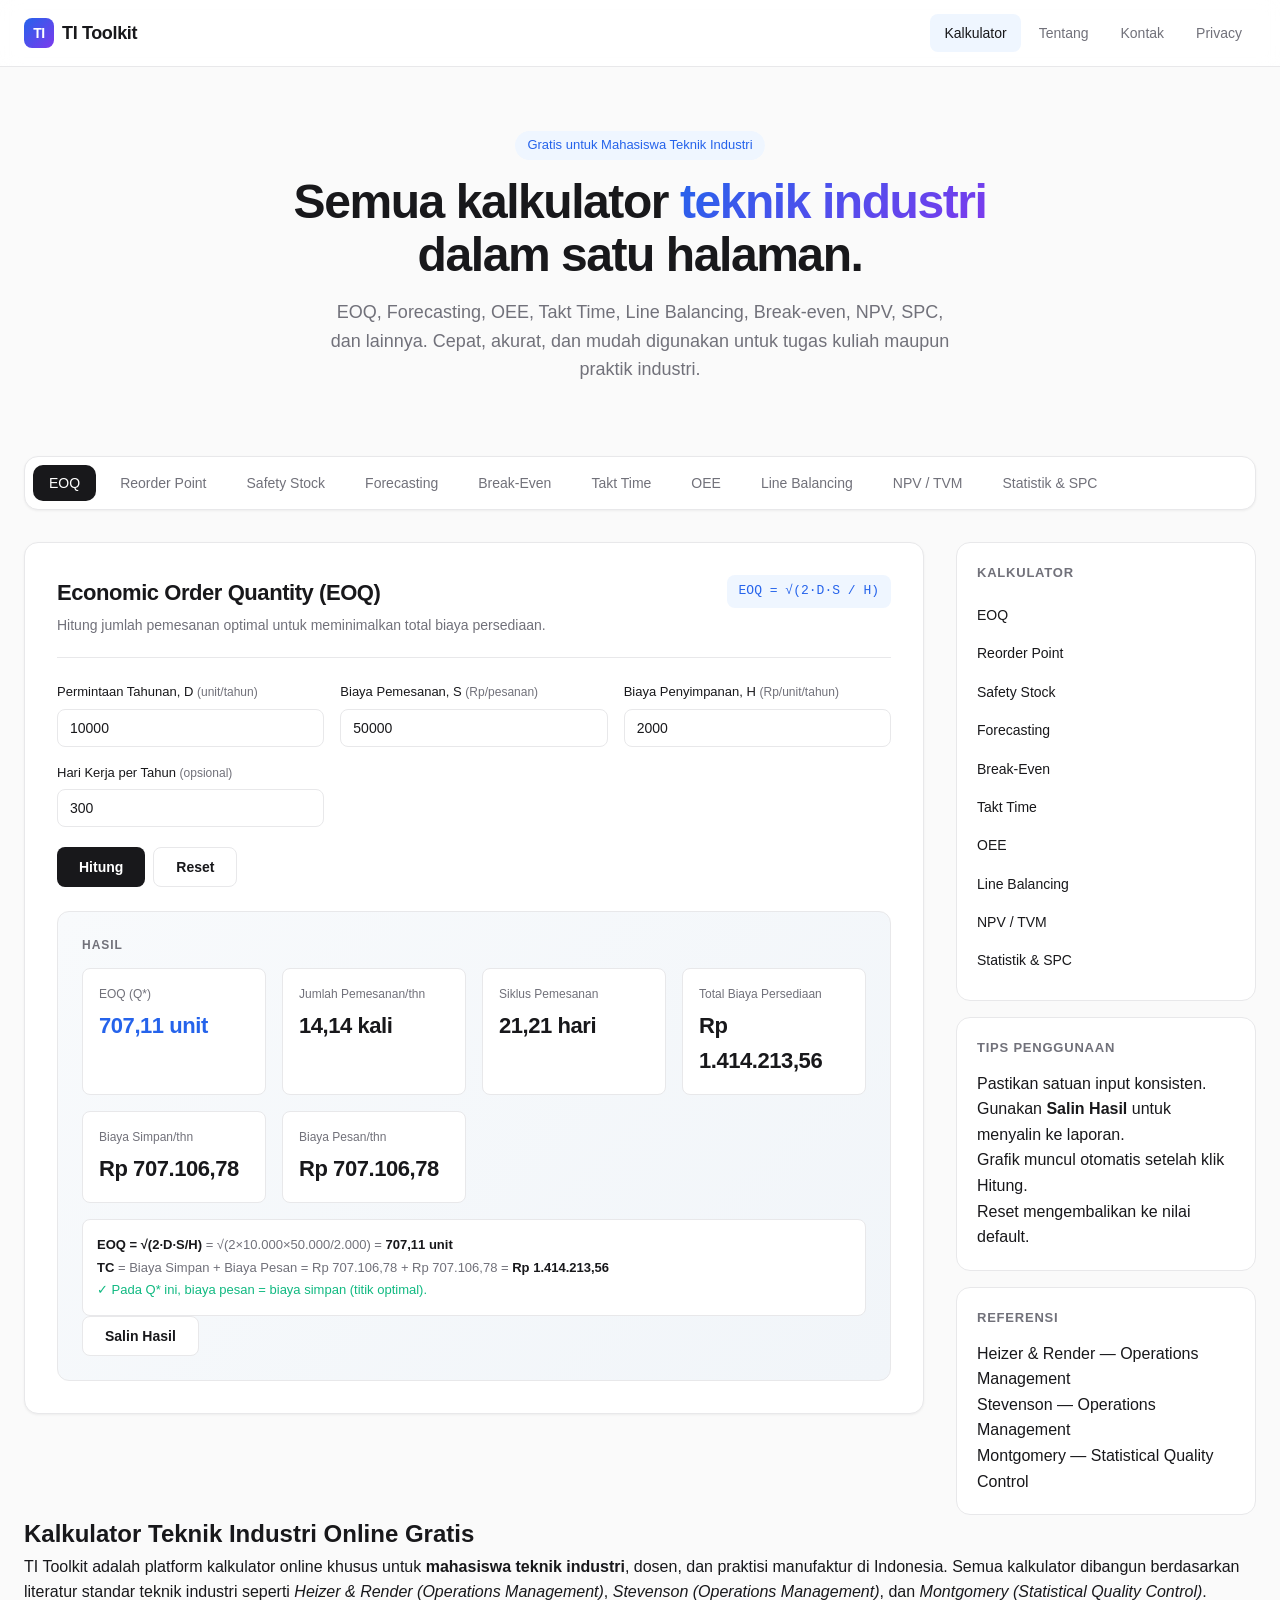
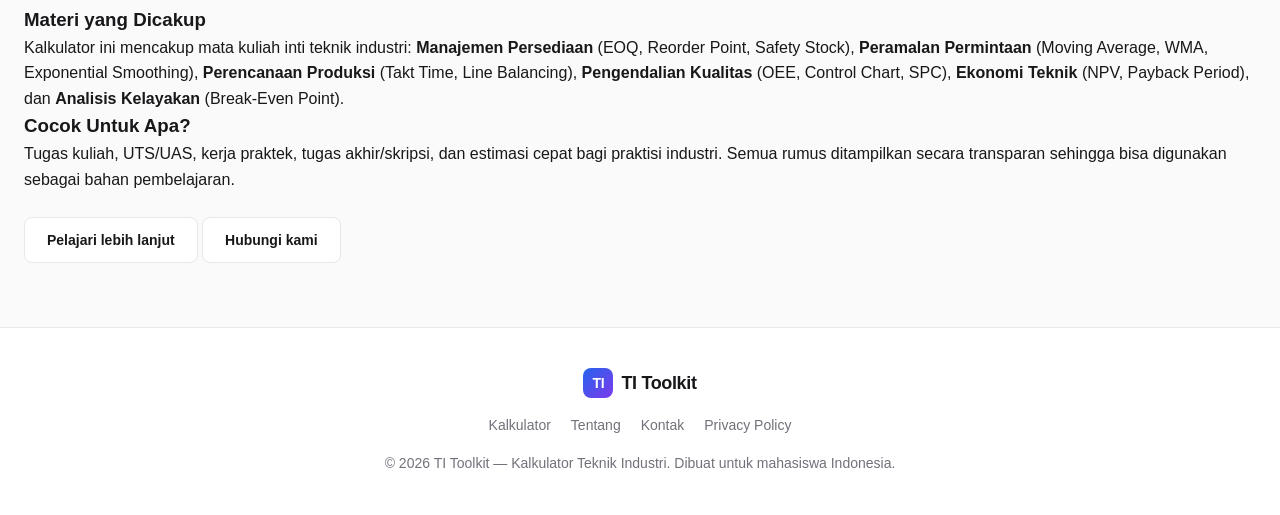
<file: index.html>
<!DOCTYPE html>
<html lang="id">
<head>
<meta charset="UTF-8" />
<meta name="viewport" content="width=device-width, initial-scale=1.0" />

<!-- Primary SEO -->
<title>TI Toolkit – Kalkulator Teknik Industri Gratis</title>
<meta name="description" content="Kalkulator teknik industri gratis: EOQ, Forecasting, OEE, Line Balancing, NPV, SPC, dan lebih banyak. Lengkap rumus & contoh untuk mahasiswa Indonesia." />
<meta name="keywords" content="kalkulator teknik industri, kalkulator EOQ, economic order quantity, reorder point, safety stock, forecasting, moving average, exponential smoothing, OEE, overall equipment effectiveness, takt time, line balancing, break even point, NPV, control chart, mahasiswa teknik industri, tugas teknik industri, rumus teknik industri" />
<meta name="author" content="TI Toolkit" />
<meta name="robots" content="index, follow" />
<meta name="google-site-verification" content="nTYdQuRkVQNpVbQ9QBcK-MV5zFPKlMxqwSRmwWCIoiI" />
<link rel="canonical" href="https://khalid200704.github.io/" />

<!-- Open Graph / Facebook -->
<meta property="og:type" content="website" />
<meta property="og:url" content="https://khalid200704.github.io/" />
<meta property="og:title" content="TI Toolkit – Kalkulator Teknik Industri Online Gratis" />
<meta property="og:description" content="Kumpulan kalkulator online gratis: EOQ, OEE, Takt Time, Line Balancing, Forecasting, Break-Even, NPV, dan lainnya untuk mahasiswa teknik industri Indonesia." />
<meta property="og:image" content="https://khalid200704.github.io/og-image.png" />
<meta property="og:locale" content="id_ID" />
<meta property="og:site_name" content="TI Toolkit" />

<!-- Twitter Card -->
<meta name="twitter:card" content="summary_large_image" />
<meta name="twitter:title" content="TI Toolkit – Kalkulator Teknik Industri" />
<meta name="twitter:description" content="Kalkulator online gratis: EOQ, OEE, Takt Time, Forecasting, NPV, dan banyak lagi untuk mahasiswa teknik industri." />
<meta name="twitter:image" content="https://khalid200704.github.io/og-image.png" />

<!-- Favicon -->
<link rel="icon" type="image/svg+xml" href="data:image/svg+xml,%3Csvg xmlns='http://www.w3.org/2000/svg' viewBox='0 0 32 32'%3E%3Crect width='32' height='32' rx='7' fill='%232563eb'/%3E%3Ctext x='16' y='22' font-family='Arial,sans-serif' font-size='15' font-weight='800' fill='white' text-anchor='middle'%3ETI%3C/text%3E%3C/svg%3E" />

<!-- Shared stylesheet -->
<link rel="stylesheet" href="styles.css" />

<!-- Preconnect for AdSense -->
<link rel="preconnect" href="https://pagead2.googlesyndication.com" crossorigin />

<!-- Google AdSense -->
<script async src="https://pagead2.googlesyndication.com/pagead/js/adsbygoogle.js?client=ca-pub-8688855167346136" crossorigin="anonymous"></script>

<!-- Structured Data: WebApplication -->
<script type="application/ld+json">
{
  "@context": "https://schema.org",
  "@type": "WebApplication",
  "name": "TI Toolkit",
  "alternateName": "Kalkulator Teknik Industri",
  "url": "https://khalid200704.github.io/",
  "description": "Kumpulan kalkulator online gratis untuk mahasiswa teknik industri: EOQ, Reorder Point, Safety Stock, Forecasting, OEE, Takt Time, Line Balancing, Break-Even, NPV, dan Control Chart.",
  "applicationCategory": "EducationalApplication",
  "operatingSystem": "Any (web browser)",
  "inLanguage": "id-ID",
  "isAccessibleForFree": true,
  "offers": {
    "@type": "Offer",
    "price": "0",
    "priceCurrency": "IDR"
  },
  "audience": {
    "@type": "EducationalAudience",
    "educationalRole": "student"
  },
  "featureList": [
    "Kalkulator EOQ (Economic Order Quantity)",
    "Reorder Point & Safety Stock",
    "Forecasting (Moving Average, WMA, Exponential Smoothing)",
    "Break-Even Point Analysis",
    "Takt Time Calculator",
    "OEE (Overall Equipment Effectiveness)",
    "Line Balancing",
    "NPV & Engineering Economics",
    "Statistical Process Control"
  ]
}
</script>

<!-- Structured Data: Organization -->
<script type="application/ld+json">
{
  "@context": "https://schema.org",
  "@type": "Organization",
  "name": "TI Toolkit",
  "url": "https://khalid200704.github.io/",
  "logo": "https://khalid200704.github.io/og-image.svg",
  "sameAs": []
}
</script>

<!-- Structured Data: BreadcrumbList -->
<script type="application/ld+json">
{
  "@context": "https://schema.org",
  "@type": "BreadcrumbList",
  "itemListElement": [
    { "@type": "ListItem", "position": 1, "name": "Beranda", "item": "https://khalid200704.github.io/" }
  ]
}
</script>

</head>
<body>

<header>
  <nav class="nav" aria-label="Navigasi utama">
    <a href="index.html" class="logo" aria-label="TI Toolkit - Beranda">
      <span class="logo-mark">TI</span>
      <span>TI Toolkit</span>
    </a>
    <div class="nav-links">
      <a href="index.html" class="active">Kalkulator</a>
      <a href="about.html">Tentang</a>
      <a href="contact.html">Kontak</a>
      <a href="privacy.html">Privacy</a>
    </div>
  </nav>
</header>

<section class="hero">
  <span class="badge">Gratis untuk Mahasiswa Teknik Industri</span>
  <h1>Semua kalkulator <span>teknik industri</span><br>dalam satu halaman.</h1>
  <p>EOQ, Forecasting, OEE, Takt Time, Line Balancing, Break-even, NPV, SPC, dan lainnya. Cepat, akurat, dan mudah digunakan untuk tugas kuliah maupun praktik industri.</p>
</section>

<main class="container">

  <!-- AdSense Top Banner -->
  <!-- Ganti komentar ini dengan kode ins dari AdSense dashboard Anda -->
  <!-- <ins class="adsbygoogle" style="display:block" data-ad-client="ca-pub-8688855167346136" data-ad-slot="XXXXXXXXXX" data-ad-format="auto" data-full-width-responsive="true"></ins><script>(adsbygoogle = window.adsbygoogle || []).push({});</script> -->

  <div id="calculators">
    <nav class="calc-nav" id="calcNav" aria-label="Pilih kalkulator">
      <button data-target="eoq" class="active">EOQ</button>
      <button data-target="rop">Reorder Point</button>
      <button data-target="safety">Safety Stock</button>
      <button data-target="forecast">Forecasting</button>
      <button data-target="bep">Break-Even</button>
      <button data-target="takt">Takt Time</button>
      <button data-target="oee">OEE</button>
      <button data-target="linebal">Line Balancing</button>
      <button data-target="npv">NPV / TVM</button>
      <button data-target="stats">Statistik &amp; SPC</button>
    </nav>

    <div class="layout">
      <div>

        <!-- ============ EOQ ============ -->
        <section class="calc active" id="calc-eoq">
          <div class="calc-header">
            <div>
              <h2>Economic Order Quantity (EOQ)</h2>
              <p>Hitung jumlah pemesanan optimal untuk meminimalkan total biaya persediaan.</p>
            </div>
            <span class="formula">EOQ = √(2·D·S / H)</span>
          </div>
          <div class="form-grid">
            <div class="field">
              <label>Permintaan Tahunan, D <span class="unit">(unit/tahun)</span></label>
              <input type="number" id="eoq-d" value="10000" step="any" min="0">
            </div>
            <div class="field">
              <label>Biaya Pemesanan, S <span class="unit">(Rp/pesanan)</span></label>
              <input type="number" id="eoq-s" value="50000" step="any" min="0">
            </div>
            <div class="field">
              <label>Biaya Penyimpanan, H <span class="unit">(Rp/unit/tahun)</span></label>
              <input type="number" id="eoq-h" value="2000" step="any" min="0">
            </div>
            <div class="field">
              <label>Hari Kerja per Tahun <span class="unit">(opsional)</span></label>
              <input type="number" id="eoq-days" value="300" step="any" min="1">
            </div>
          </div>
          <div class="button-row">
            <button class="btn" onclick="calcEOQ()">Hitung</button>
            <button class="btn btn-secondary" onclick="resetCalc('eoq')">Reset</button>
          </div>
          <div class="results hidden" id="eoq-result">
            <h3>Hasil</h3>
            <div class="result-grid" id="eoq-result-grid"></div>
            <div class="result-detail" id="eoq-detail"></div>
            <div class="copy-row">
              <button class="btn btn-secondary btn-sm" id="copy-btn-eoq" onclick="copyResults('eoq')">Salin Hasil</button>
            </div>
          </div>
        </section>

        <!-- ============ ROP ============ -->
        <section class="calc" id="calc-rop">
          <div class="calc-header">
            <div>
              <h2>Reorder Point (ROP)</h2>
              <p>Menentukan titik pemesanan ulang berdasarkan permintaan selama lead time.</p>
            </div>
            <span class="formula">ROP = d·L + SS</span>
          </div>
          <div class="form-grid">
            <div class="field">
              <label>Permintaan Harian, d <span class="unit">(unit/hari)</span></label>
              <input type="number" id="rop-d" value="50" step="any" min="0">
            </div>
            <div class="field">
              <label>Lead Time, L <span class="unit">(hari)</span></label>
              <input type="number" id="rop-l" value="7" step="any" min="0">
            </div>
            <div class="field">
              <label>Safety Stock <span class="unit">(unit, opsional)</span></label>
              <input type="number" id="rop-ss" value="0" step="any" min="0">
            </div>
          </div>
          <div class="button-row">
            <button class="btn" onclick="calcROP()">Hitung</button>
            <button class="btn btn-secondary" onclick="resetCalc('rop')">Reset</button>
          </div>
          <div class="results hidden" id="rop-result">
            <h3>Hasil</h3>
            <div class="result-grid" id="rop-result-grid"></div>
            <div class="result-detail" id="rop-detail"></div>
            <div class="copy-row">
              <button class="btn btn-secondary btn-sm" id="copy-btn-rop" onclick="copyResults('rop')">Salin Hasil</button>
            </div>
          </div>
        </section>

        <!-- ============ Safety Stock ============ -->
        <section class="calc" id="calc-safety">
          <div class="calc-header">
            <div>
              <h2>Safety Stock</h2>
              <p>Hitung stok pengaman berdasarkan service level dan variabilitas permintaan.</p>
            </div>
            <span class="formula">SS = Z · σd · √L</span>
          </div>
          <div class="form-grid">
            <div class="field">
              <label>Service Level <span class="unit">(%)</span></label>
              <select id="ss-service">
                <option value="1.28">90%</option>
                <option value="1.645">95%</option>
                <option value="1.96">97.5%</option>
                <option value="2.05" selected>98%</option>
                <option value="2.33">99%</option>
                <option value="2.58">99.5%</option>
              </select>
            </div>
            <div class="field">
              <label>Standar Deviasi Permintaan, σd <span class="unit">(unit/hari)</span></label>
              <input type="number" id="ss-sigma" value="10" step="any" min="0">
            </div>
            <div class="field">
              <label>Lead Time, L <span class="unit">(hari)</span></label>
              <input type="number" id="ss-l" value="7" step="any" min="0">
            </div>
          </div>
          <div class="button-row">
            <button class="btn" onclick="calcSS()">Hitung</button>
            <button class="btn btn-secondary" onclick="resetCalc('ss')">Reset</button>
          </div>
          <div class="results hidden" id="ss-result">
            <h3>Hasil</h3>
            <div class="result-grid" id="ss-result-grid"></div>
            <div class="result-detail" id="ss-detail"></div>
            <div class="copy-row">
              <button class="btn btn-secondary btn-sm" id="copy-btn-ss" onclick="copyResults('ss')">Salin Hasil</button>
            </div>
          </div>
        </section>

        <!-- ============ Forecasting ============ -->
        <section class="calc" id="calc-forecast">
          <div class="calc-header">
            <div>
              <h2>Forecasting (Peramalan)</h2>
              <p>Moving Average, Weighted MA, dan Exponential Smoothing dengan error MAD/MSE/MAPE.</p>
            </div>
            <span class="formula">MA · WMA · ES</span>
          </div>
          <div class="form-grid">
            <div class="field">
              <label>Metode</label>
              <select id="fc-method">
                <option value="ma">Moving Average (MA)</option>
                <option value="wma">Weighted Moving Average (WMA)</option>
                <option value="es">Exponential Smoothing (ES)</option>
              </select>
            </div>
            <div class="field">
              <label>Parameter <span class="unit">(n untuk MA/WMA · α untuk ES)</span></label>
              <input type="text" id="fc-param" value="3">
              <small>MA/WMA: jumlah periode (n). ES: konstanta pemulusan α (0–1).</small>
            </div>
            <div class="field">
              <label>Bobot WMA <span class="unit">(pisah koma, terbaru dahulu, total = 1)</span></label>
              <input type="text" id="fc-weights" value="0.5, 0.3, 0.2">
              <small>Hanya digunakan jika metode = WMA.</small>
            </div>
          </div>
          <div class="field">
            <label>Data Aktual <span class="unit">(pisah koma atau baris baru)</span></label>
            <textarea id="fc-data" rows="3">42, 45, 48, 50, 55, 60, 58, 62, 65, 70</textarea>
          </div>
          <div class="button-row">
            <button class="btn" onclick="calcForecast()">Hitung</button>
            <button class="btn btn-secondary" onclick="resetCalc('fc')">Reset</button>
          </div>
          <div class="results hidden" id="fc-result">
            <h3>Hasil Forecasting</h3>
            <div class="result-grid" id="fc-result-grid"></div>
            <div id="fc-table" style="margin-top:16px;"></div>
            <div class="chart-wrapper">
              <canvas id="fc-chart"></canvas>
            </div>
            <div class="copy-row">
              <button class="btn btn-secondary btn-sm" id="copy-btn-fc" onclick="copyResults('fc')">Salin Hasil</button>
            </div>
          </div>
        </section>

        <!-- ============ BEP ============ -->
        <section class="calc" id="calc-bep">
          <div class="calc-header">
            <div>
              <h2>Break-Even Point (BEP)</h2>
              <p>Titik impas dalam unit dan rupiah untuk analisis kelayakan produksi.</p>
            </div>
            <span class="formula">BEP = FC / (P − VC)</span>
          </div>
          <div class="form-grid">
            <div class="field">
              <label>Biaya Tetap, FC <span class="unit">(Rp)</span></label>
              <input type="number" id="bep-fc" value="50000000" step="any" min="0">
            </div>
            <div class="field">
              <label>Harga Jual, P <span class="unit">(Rp/unit)</span></label>
              <input type="number" id="bep-p" value="15000" step="any" min="0">
            </div>
            <div class="field">
              <label>Biaya Variabel, VC <span class="unit">(Rp/unit)</span></label>
              <input type="number" id="bep-vc" value="8000" step="any" min="0">
            </div>
            <div class="field">
              <label>Target Laba <span class="unit">(Rp, opsional)</span></label>
              <input type="number" id="bep-profit" value="0" step="any" min="0">
            </div>
          </div>
          <div class="button-row">
            <button class="btn" onclick="calcBEP()">Hitung</button>
            <button class="btn btn-secondary" onclick="resetCalc('bep')">Reset</button>
          </div>
          <div class="results hidden" id="bep-result">
            <h3>Hasil</h3>
            <div class="result-grid" id="bep-result-grid"></div>
            <div class="result-detail" id="bep-detail"></div>
            <div class="chart-wrapper">
              <canvas id="bep-chart"></canvas>
            </div>
            <div class="copy-row">
              <button class="btn btn-secondary btn-sm" id="copy-btn-bep" onclick="copyResults('bep')">Salin Hasil</button>
            </div>
          </div>
        </section>

        <!-- AdSense Inline -->
        <!-- <ins class="adsbygoogle" style="display:block;text-align:center" data-ad-client="ca-pub-8688855167346136" data-ad-slot="XXXXXXXXXX" data-ad-format="fluid" data-ad-layout="in-article"></ins><script>(adsbygoogle = window.adsbygoogle || []).push({});</script> -->

        <!-- ============ Takt Time ============ -->
        <section class="calc" id="calc-takt">
          <div class="calc-header">
            <div>
              <h2>Takt Time</h2>
              <p>Hitung kecepatan produksi yang dibutuhkan untuk memenuhi permintaan pelanggan.</p>
            </div>
            <span class="formula">Takt = T_avail / D</span>
          </div>
          <div class="form-grid">
            <div class="field">
              <label>Waktu Produksi Tersedia <span class="unit">(menit/hari)</span></label>
              <input type="number" id="takt-time" value="480" step="any" min="0">
              <small>Contoh: 1 shift 8 jam = 480 menit. Kurangi break time jika perlu.</small>
            </div>
            <div class="field">
              <label>Permintaan Pelanggan <span class="unit">(unit/hari)</span></label>
              <input type="number" id="takt-demand" value="240" step="any" min="1">
            </div>
            <div class="field">
              <label>Cycle Time Aktual <span class="unit">(menit/unit, opsional)</span></label>
              <input type="number" id="takt-ct" value="1.5" step="any" min="0">
              <small>Isi untuk membandingkan CT vs Takt Time.</small>
            </div>
          </div>
          <div class="button-row">
            <button class="btn" onclick="calcTakt()">Hitung</button>
            <button class="btn btn-secondary" onclick="resetCalc('takt')">Reset</button>
          </div>
          <div class="results hidden" id="takt-result">
            <h3>Hasil</h3>
            <div class="result-grid" id="takt-result-grid"></div>
            <div class="result-detail" id="takt-detail"></div>
            <div class="copy-row">
              <button class="btn btn-secondary btn-sm" id="copy-btn-takt" onclick="copyResults('takt')">Salin Hasil</button>
            </div>
          </div>
        </section>

        <!-- ============ OEE ============ -->
        <section class="calc" id="calc-oee">
          <div class="calc-header">
            <div>
              <h2>OEE (Overall Equipment Effectiveness)</h2>
              <p>Ukur efektivitas mesin dari Availability, Performance, dan Quality.</p>
            </div>
            <span class="formula">OEE = A × P × Q</span>
          </div>
          <div class="form-grid">
            <div class="field">
              <label>Planned Production Time <span class="unit">(menit)</span></label>
              <input type="number" id="oee-planned" value="480" step="any" min="1">
            </div>
            <div class="field">
              <label>Downtime <span class="unit">(menit)</span></label>
              <input type="number" id="oee-downtime" value="60" step="any" min="0">
              <small>Breakdown + setup/adjustment + planned stops.</small>
            </div>
            <div class="field">
              <label>Ideal Cycle Time <span class="unit">(menit/unit)</span></label>
              <input type="number" id="oee-ict" value="1" step="any" min="0">
              <small>Waktu siklus ideal (nameplate capacity).</small>
            </div>
            <div class="field">
              <label>Total Unit Diproduksi</label>
              <input type="number" id="oee-total" value="380" step="any" min="1">
            </div>
            <div class="field">
              <label>Unit Baik (Good/Accept)</label>
              <input type="number" id="oee-good" value="370" step="any" min="0">
            </div>
          </div>
          <div class="button-row">
            <button class="btn" onclick="calcOEE()">Hitung</button>
            <button class="btn btn-secondary" onclick="resetCalc('oee')">Reset</button>
          </div>
          <div class="results hidden" id="oee-result">
            <h3>Hasil</h3>
            <div class="result-grid" id="oee-result-grid"></div>
            <div class="result-detail" id="oee-detail"></div>
            <div class="copy-row">
              <button class="btn btn-secondary btn-sm" id="copy-btn-oee" onclick="copyResults('oee')">Salin Hasil</button>
            </div>
          </div>
        </section>

        <!-- ============ Line Balancing ============ -->
        <section class="calc" id="calc-linebal">
          <div class="calc-header">
            <div>
              <h2>Line Balancing</h2>
              <p>Hitung jumlah workstation minimum, efisiensi lini, balance delay, dan assignment task.</p>
            </div>
            <span class="formula">N* = ⌈ΣTi / CT⌉</span>
          </div>
          <div class="form-grid">
            <div class="field">
              <label>Cycle Time, CT <span class="unit">(detik/unit)</span></label>
              <input type="number" id="lb-ct" value="60" step="any" min="0">
              <small>CT = Takt Time atau ditentukan dari kapasitas mesin bottleneck.</small>
            </div>
            <div class="field">
              <label>Jumlah Workstation Aktual, N</label>
              <input type="number" id="lb-n" value="5" step="1" min="1">
              <small>Untuk menghitung efisiensi dan balance delay aktual.</small>
            </div>
          </div>
          <div class="field">
            <label>Waktu Tiap Task <span class="unit">(detik, pisah koma — urutan sesuai task)</span></label>
            <textarea id="lb-tasks" rows="2">40, 55, 35, 50, 45, 30, 20, 15</textarea>
          </div>
          <div class="button-row">
            <button class="btn" onclick="calcLineBal()">Hitung</button>
            <button class="btn btn-secondary" onclick="resetCalc('lb')">Reset</button>
          </div>
          <div class="results hidden" id="lb-result">
            <h3>Hasil</h3>
            <div class="result-grid" id="lb-result-grid"></div>
            <div class="result-detail" id="lb-detail"></div>
            <div class="copy-row">
              <button class="btn btn-secondary btn-sm" id="copy-btn-lb" onclick="copyResults('lb')">Salin Hasil</button>
            </div>
          </div>
        </section>

        <!-- ============ NPV ============ -->
        <section class="calc" id="calc-npv">
          <div class="calc-header">
            <div>
              <h2>NPV &amp; Time Value of Money</h2>
              <p>Net Present Value dan Payback Period untuk evaluasi kelayakan investasi.</p>
            </div>
            <span class="formula">NPV = Σ CFt/(1+i)^t − I₀</span>
          </div>
          <div class="form-grid">
            <div class="field">
              <label>Investasi Awal, I₀ <span class="unit">(Rp)</span></label>
              <input type="number" id="npv-i0" value="100000000" step="any" min="0">
            </div>
            <div class="field">
              <label>Discount Rate / MARR <span class="unit">(% per tahun)</span></label>
              <input type="number" id="npv-rate" value="10" step="any" min="0">
              <small>Minimum Attractive Rate of Return — biasanya = cost of capital.</small>
            </div>
          </div>
          <div class="field">
            <label>Cash Flow per Tahun <span class="unit">(pisah koma, dari tahun ke-1)</span></label>
            <textarea id="npv-cf" rows="2">30000000, 35000000, 40000000, 45000000, 25000000</textarea>
          </div>
          <div class="button-row">
            <button class="btn" onclick="calcNPV()">Hitung</button>
            <button class="btn btn-secondary" onclick="resetCalc('npv')">Reset</button>
          </div>
          <div class="results hidden" id="npv-result">
            <h3>Hasil</h3>
            <div class="result-grid" id="npv-result-grid"></div>
            <div id="npv-table" style="margin-top:16px;"></div>
            <div class="copy-row">
              <button class="btn btn-secondary btn-sm" id="copy-btn-npv" onclick="copyResults('npv')">Salin Hasil</button>
            </div>
          </div>
        </section>

        <!-- ============ Statistics / SPC ============ -->
        <section class="calc" id="calc-stats">
          <div class="calc-header">
            <div>
              <h2>Statistik Dasar &amp; Control Chart (SPC)</h2>
              <p>Mean, Median, Modus, Std Dev, Variance, dan batas kontrol UCL/LCL untuk Statistical Process Control.</p>
            </div>
            <span class="formula">UCL/LCL = x̄ ± 3σ</span>
          </div>

          <div class="field">
            <label>Data Pengamatan <span class="unit">— tambah/hapus baris sesuai kebutuhan</span></label>
            <div class="stat-input-wrapper">
              <table class="stat-table">
                <thead>
                  <tr>
                    <th style="width:50px;">No</th>
                    <th>Nilai Observasi</th>
                    <th style="width:90px;">Aksi</th>
                  </tr>
                </thead>
                <tbody id="st-tbody"></tbody>
              </table>
              <button type="button" onclick="addStatRow()" class="btn btn-secondary btn-sm" style="margin-top:10px;">+ Tambah Data</button>
            </div>
          </div>

          <div class="button-row" style="margin-top:16px;">
            <button class="btn" onclick="calcStats()">Hitung</button>
            <button class="btn btn-secondary" onclick="resetCalc('st')">Reset ke Default</button>
          </div>
          <div class="results hidden" id="st-result">
            <h3>Hasil</h3>
            <div class="result-grid" id="st-result-grid"></div>
            <div class="result-detail" id="st-detail"></div>
            <div class="chart-wrapper">
              <canvas id="st-chart"></canvas>
            </div>
            <div class="copy-row">
              <button class="btn btn-secondary btn-sm" id="copy-btn-st" onclick="copyResults('st')">Salin Hasil</button>
            </div>
          </div>
        </section>

      </div>

      <aside aria-label="Sidebar">
        <!-- AdSense Sidebar -->
        <!-- <ins class="adsbygoogle" style="display:block" data-ad-client="ca-pub-8688855167346136" data-ad-slot="XXXXXXXXXX" data-ad-format="auto" data-full-width-responsive="true"></ins><script>(adsbygoogle = window.adsbygoogle || []).push({});</script> -->

        <div class="side-card">
          <h4>Kalkulator</h4>
          <ul id="sideLinks"></ul>
        </div>
        <div class="side-card">
          <h4>Tips Penggunaan</h4>
          <ul class="tips-list">
            <li>Pastikan satuan input konsisten.</li>
            <li>Gunakan <strong>Salin Hasil</strong> untuk menyalin ke laporan.</li>
            <li>Grafik muncul otomatis setelah klik Hitung.</li>
            <li>Reset mengembalikan ke nilai default.</li>
          </ul>
        </div>
        <div class="side-card">
          <h4>Referensi</h4>
          <ul class="tips-list">
            <li>Heizer &amp; Render — Operations Management</li>
            <li>Stevenson — Operations Management</li>
            <li>Montgomery — Statistical Quality Control</li>
          </ul>
        </div>
      </aside>
    </div>
  </div>

  <!-- AdSense Bottom -->
  <!-- <ins class="adsbygoogle" style="display:block" data-ad-client="ca-pub-8688855167346136" data-ad-slot="XXXXXXXXXX" data-ad-format="auto" data-full-width-responsive="true"></ins><script>(adsbygoogle = window.adsbygoogle || []).push({});</script> -->

  <!-- SEO Content -->
  <section class="seo-section">
    <h2>Kalkulator Teknik Industri Online Gratis</h2>
    <p>TI Toolkit adalah platform kalkulator online khusus untuk <strong>mahasiswa teknik industri</strong>, dosen, dan praktisi manufaktur di Indonesia. Semua kalkulator dibangun berdasarkan literatur standar teknik industri seperti <em>Heizer &amp; Render (Operations Management)</em>, <em>Stevenson (Operations Management)</em>, dan <em>Montgomery (Statistical Quality Control)</em>.</p>

    <h3>Materi yang Dicakup</h3>
    <p>Kalkulator ini mencakup mata kuliah inti teknik industri: <strong>Manajemen Persediaan</strong> (EOQ, Reorder Point, Safety Stock), <strong>Peramalan Permintaan</strong> (Moving Average, WMA, Exponential Smoothing), <strong>Perencanaan Produksi</strong> (Takt Time, Line Balancing), <strong>Pengendalian Kualitas</strong> (OEE, Control Chart, SPC), <strong>Ekonomi Teknik</strong> (NPV, Payback Period), dan <strong>Analisis Kelayakan</strong> (Break-Even Point).</p>

    <h3>Cocok Untuk Apa?</h3>
    <p>Tugas kuliah, UTS/UAS, kerja praktek, tugas akhir/skripsi, dan estimasi cepat bagi praktisi industri. Semua rumus ditampilkan secara transparan sehingga bisa digunakan sebagai bahan pembelajaran.</p>

    <p style="margin-top:24px;">
      <a href="about.html" class="btn btn-secondary">Pelajari lebih lanjut</a>
      <a href="contact.html" class="btn btn-secondary">Hubungi kami</a>
    </p>
  </section>

</main>

<footer>
  <div class="logo"><span class="logo-mark">TI</span> <span>TI Toolkit</span></div>
  <div class="footer-links">
    <a href="index.html">Kalkulator</a>
    <a href="about.html">Tentang</a>
    <a href="contact.html">Kontak</a>
    <a href="privacy.html">Privacy Policy</a>
  </div>
  <p>&copy; 2026 TI Toolkit — Kalkulator Teknik Industri. Dibuat untuk mahasiswa Indonesia.</p>
</footer>

<script src="scripts.js"></script>

</body>
</html>
</file>
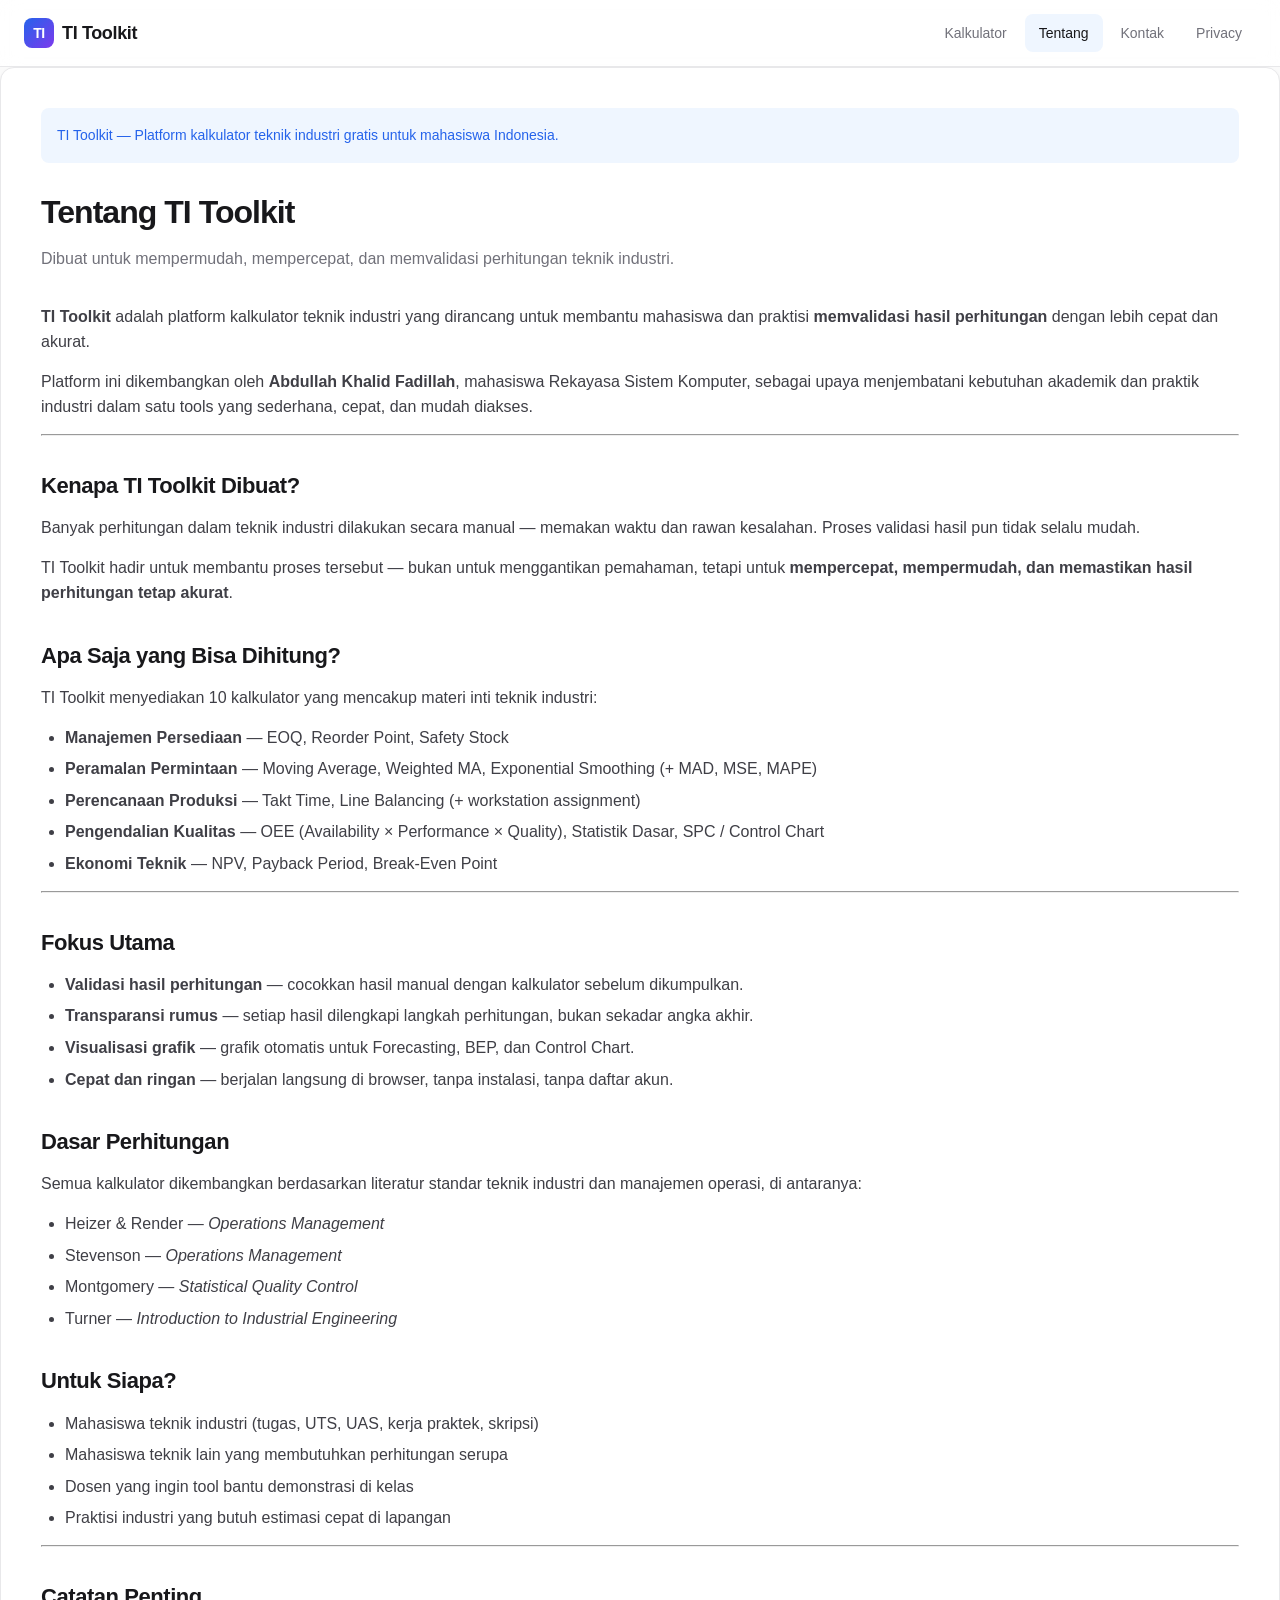
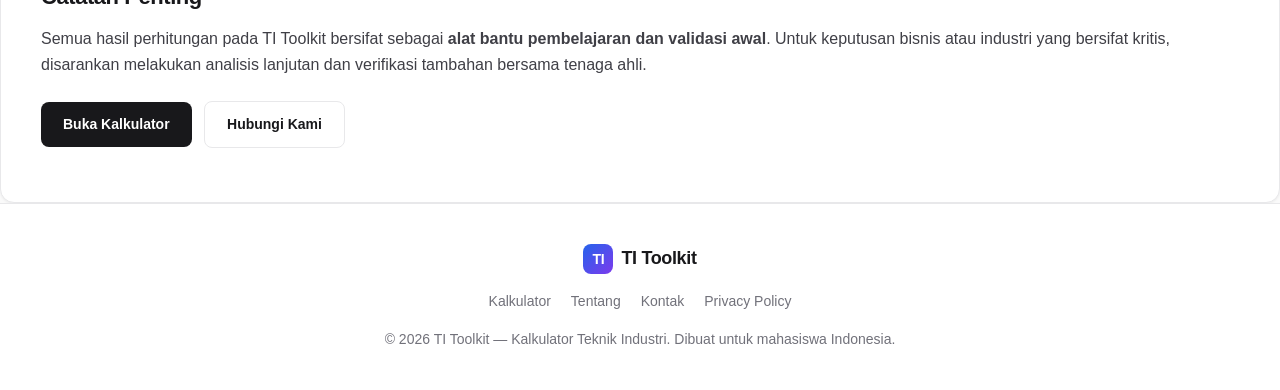
<file: about.html>
<!DOCTYPE html>
<html lang="id">
<head>
<meta charset="UTF-8" />
<meta name="viewport" content="width=device-width, initial-scale=1.0" />

<title>Tentang TI Toolkit – Kalkulator Teknik Industri Online Gratis</title>
<meta name="description" content="TI Toolkit dibuat oleh Abdullah Khalid Fadillah sebagai platform kalkulator teknik industri gratis untuk mahasiswa Indonesia. Pelajari tujuan, fitur, dan dasar perhitungan di sini." />
<meta name="keywords" content="tentang TI Toolkit, kalkulator teknik industri, mahasiswa teknik industri Indonesia, EOQ, OEE, NPV, forecasting" />
<meta name="author" content="TI Toolkit" />
<meta name="robots" content="index, follow" />
<link rel="canonical" href="https://khalid200704.github.io/about.html" />

<!-- Open Graph -->
<meta property="og:type" content="website" />
<meta property="og:url" content="https://khalid200704.github.io/about.html" />
<meta property="og:title" content="Tentang TI Toolkit – Kalkulator Teknik Industri Online Gratis" />
<meta property="og:description" content="TI Toolkit adalah platform kalkulator teknik industri gratis untuk mahasiswa Indonesia. EOQ, OEE, Forecasting, NPV, dan banyak lagi." />
<meta property="og:image" content="https://khalid200704.github.io/og-image.png" />
<meta property="og:locale" content="id_ID" />
<meta property="og:site_name" content="TI Toolkit" />

<!-- Twitter Card -->
<meta name="twitter:card" content="summary_large_image" />
<meta name="twitter:title" content="Tentang TI Toolkit" />
<meta name="twitter:description" content="Platform kalkulator teknik industri gratis untuk mahasiswa Indonesia." />
<meta name="twitter:image" content="https://khalid200704.github.io/og-image.png" />

<!-- Favicon -->
<link rel="icon" type="image/svg+xml" href="data:image/svg+xml,%3Csvg xmlns='http://www.w3.org/2000/svg' viewBox='0 0 32 32'%3E%3Crect width='32' height='32' rx='7' fill='%232563eb'/%3E%3Ctext x='16' y='22' font-family='Arial,sans-serif' font-size='15' font-weight='800' fill='white' text-anchor='middle'%3ETI%3C/text%3E%3C/svg%3E" />

<link rel="stylesheet" href="styles.css" />

<link rel="preconnect" href="https://pagead2.googlesyndication.com" crossorigin />
<script async src="https://pagead2.googlesyndication.com/pagead/js/adsbygoogle.js?client=ca-pub-8688855167346136" crossorigin="anonymous"></script>

<script type="application/ld+json">
{
  "@context": "https://schema.org",
  "@type": "BreadcrumbList",
  "itemListElement": [
    { "@type": "ListItem", "position": 1, "name": "Beranda", "item": "https://khalid200704.github.io/" },
    { "@type": "ListItem", "position": 2, "name": "Tentang", "item": "https://khalid200704.github.io/about.html" }
  ]
}
</script>
</head>
<body>

<header>
  <nav class="nav" aria-label="Navigasi utama">
    <a href="index.html" class="logo" aria-label="TI Toolkit - Beranda">
      <span class="logo-mark">TI</span>
      <span>TI Toolkit</span>
    </a>
    <div class="nav-links">
      <a href="index.html">Kalkulator</a>
      <a href="about.html" class="active">Tentang</a>
      <a href="contact.html">Kontak</a>
      <a href="privacy.html">Privacy</a>
    </div>
  </nav>
</header>

<div class="page-container">
  <main class="content-page">

    <div class="meta-info">TI Toolkit — Platform kalkulator teknik industri gratis untuk mahasiswa Indonesia.</div>

    <h1>Tentang TI Toolkit</h1>
    <p class="subtitle">Dibuat untuk mempermudah, mempercepat, dan memvalidasi perhitungan teknik industri.</p>

    <p><strong>TI Toolkit</strong> adalah platform kalkulator teknik industri yang dirancang untuk membantu mahasiswa dan praktisi <strong>memvalidasi hasil perhitungan</strong> dengan lebih cepat dan akurat.</p>

    <p>Platform ini dikembangkan oleh <strong>Abdullah Khalid Fadillah</strong>, mahasiswa Rekayasa Sistem Komputer, sebagai upaya menjembatani kebutuhan akademik dan praktik industri dalam satu tools yang sederhana, cepat, dan mudah diakses.</p>

    <hr class="divider">

    <h2>Kenapa TI Toolkit Dibuat?</h2>
    <p>Banyak perhitungan dalam teknik industri dilakukan secara manual — memakan waktu dan rawan kesalahan. Proses validasi hasil pun tidak selalu mudah.</p>
    <p>TI Toolkit hadir untuk membantu proses tersebut — bukan untuk menggantikan pemahaman, tetapi untuk <strong>mempercepat, mempermudah, dan memastikan hasil perhitungan tetap akurat</strong>.</p>

    <h2>Apa Saja yang Bisa Dihitung?</h2>
    <p>TI Toolkit menyediakan 10 kalkulator yang mencakup materi inti teknik industri:</p>
    <ul>
      <li><strong>Manajemen Persediaan</strong> — EOQ, Reorder Point, Safety Stock</li>
      <li><strong>Peramalan Permintaan</strong> — Moving Average, Weighted MA, Exponential Smoothing (+ MAD, MSE, MAPE)</li>
      <li><strong>Perencanaan Produksi</strong> — Takt Time, Line Balancing (+ workstation assignment)</li>
      <li><strong>Pengendalian Kualitas</strong> — OEE (Availability × Performance × Quality), Statistik Dasar, SPC / Control Chart</li>
      <li><strong>Ekonomi Teknik</strong> — NPV, Payback Period, Break-Even Point</li>
    </ul>

    <hr class="divider">

    <h2>Fokus Utama</h2>
    <ul>
      <li><strong>Validasi hasil perhitungan</strong> — cocokkan hasil manual dengan kalkulator sebelum dikumpulkan.</li>
      <li><strong>Transparansi rumus</strong> — setiap hasil dilengkapi langkah perhitungan, bukan sekadar angka akhir.</li>
      <li><strong>Visualisasi grafik</strong> — grafik otomatis untuk Forecasting, BEP, dan Control Chart.</li>
      <li><strong>Cepat dan ringan</strong> — berjalan langsung di browser, tanpa instalasi, tanpa daftar akun.</li>
    </ul>

    <h2>Dasar Perhitungan</h2>
    <p>Semua kalkulator dikembangkan berdasarkan literatur standar teknik industri dan manajemen operasi, di antaranya:</p>
    <ul>
      <li>Heizer &amp; Render — <em>Operations Management</em></li>
      <li>Stevenson — <em>Operations Management</em></li>
      <li>Montgomery — <em>Statistical Quality Control</em></li>
      <li>Turner — <em>Introduction to Industrial Engineering</em></li>
    </ul>

    <h2>Untuk Siapa?</h2>
    <ul>
      <li>Mahasiswa teknik industri (tugas, UTS, UAS, kerja praktek, skripsi)</li>
      <li>Mahasiswa teknik lain yang membutuhkan perhitungan serupa</li>
      <li>Dosen yang ingin tool bantu demonstrasi di kelas</li>
      <li>Praktisi industri yang butuh estimasi cepat di lapangan</li>
    </ul>

    <hr class="divider">

    <h2>Catatan Penting</h2>
    <p>Semua hasil perhitungan pada TI Toolkit bersifat sebagai <strong>alat bantu pembelajaran dan validasi awal</strong>. Untuk keputusan bisnis atau industri yang bersifat kritis, disarankan melakukan analisis lanjutan dan verifikasi tambahan bersama tenaga ahli.</p>

    <p style="margin-top: 24px;">
      <a href="index.html" class="btn">Buka Kalkulator</a>
      <a href="contact.html" class="btn btn-secondary" style="margin-left: 8px;">Hubungi Kami</a>
    </p>

  </main>
</div>

<footer>
  <div class="logo"><span class="logo-mark">TI</span> <span>TI Toolkit</span></div>
  <div class="footer-links">
    <a href="index.html">Kalkulator</a>
    <a href="about.html">Tentang</a>
    <a href="contact.html">Kontak</a>
    <a href="privacy.html">Privacy Policy</a>
  </div>
  <p>&copy; 2026 TI Toolkit — Kalkulator Teknik Industri. Dibuat untuk mahasiswa Indonesia.</p>
</footer>

</body>
</html>
</file>
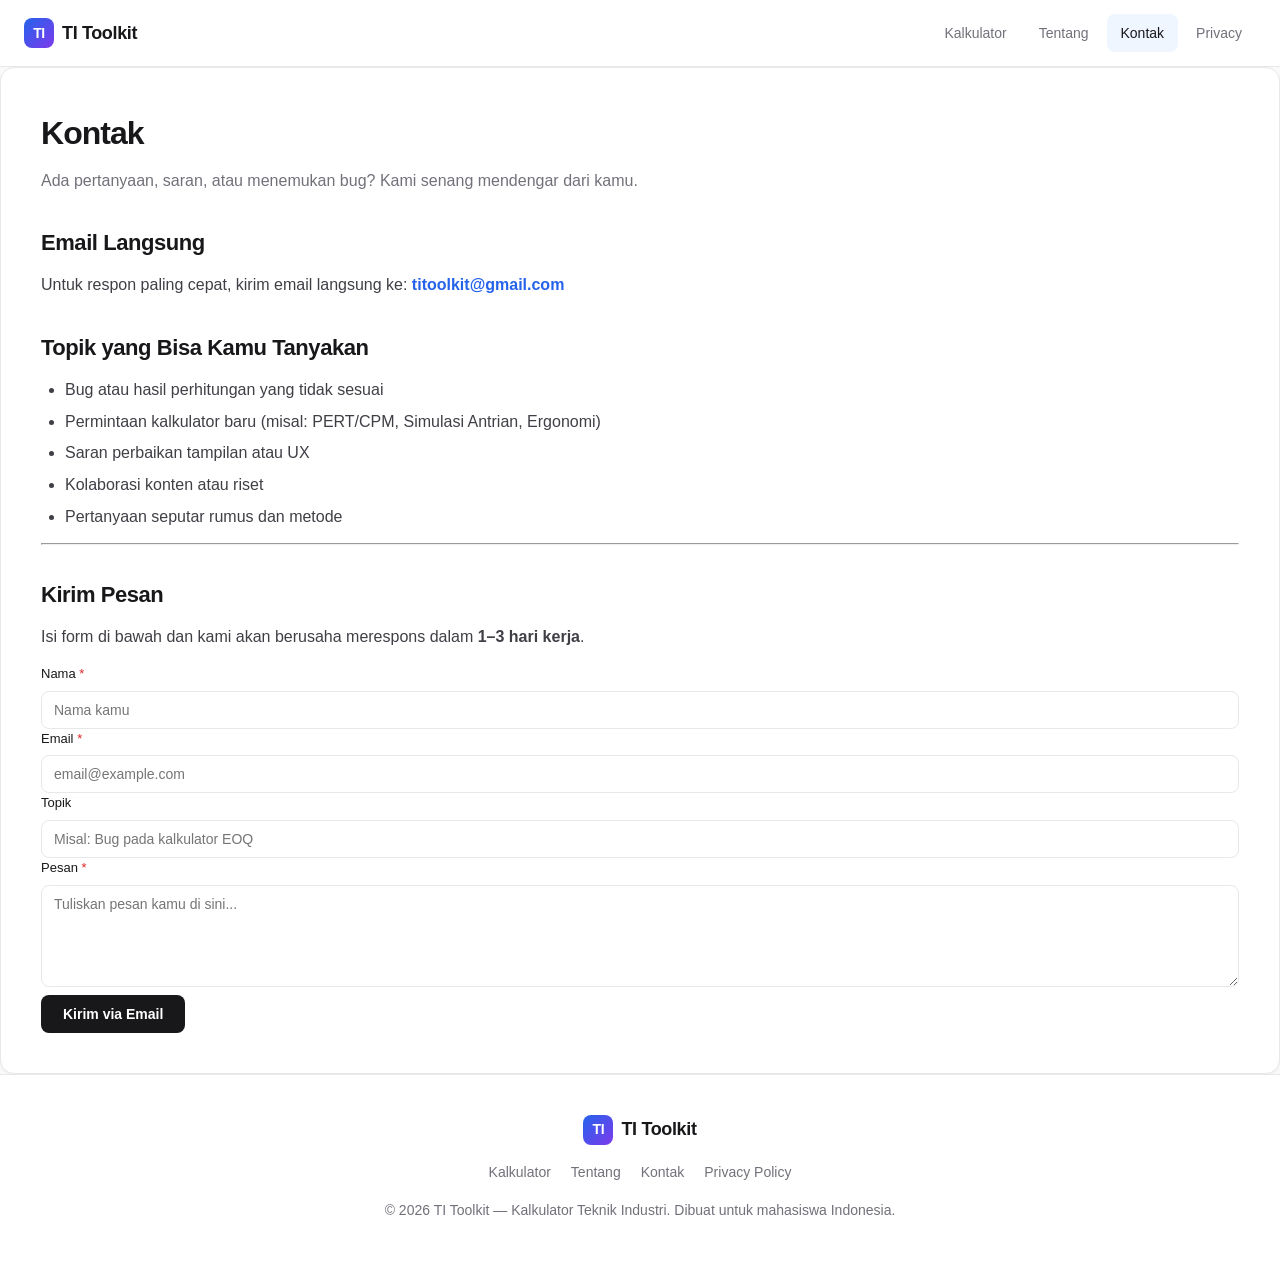
<file: contact.html>
<!DOCTYPE html>
<html lang="id">
<head>
<meta charset="UTF-8" />
<meta name="viewport" content="width=device-width, initial-scale=1.0" />

<title>Kontak – TI Toolkit Kalkulator Teknik Industri</title>
<meta name="description" content="Hubungi tim TI Toolkit untuk pertanyaan, saran, laporan bug, atau kolaborasi. Kami terbuka untuk masukan dari mahasiswa dan praktisi teknik industri." />
<meta name="keywords" content="kontak TI Toolkit, saran kalkulator teknik industri, laporan bug, kolaborasi" />
<meta name="author" content="TI Toolkit" />
<meta name="robots" content="index, follow" />
<link rel="canonical" href="https://khalid200704.github.io/contact.html" />

<!-- Open Graph -->
<meta property="og:type" content="website" />
<meta property="og:url" content="https://khalid200704.github.io/contact.html" />
<meta property="og:title" content="Kontak – TI Toolkit" />
<meta property="og:description" content="Hubungi TI Toolkit untuk pertanyaan, saran, atau laporan bug." />
<meta property="og:image" content="https://khalid200704.github.io/og-image.png" />
<meta property="og:locale" content="id_ID" />
<meta property="og:site_name" content="TI Toolkit" />

<!-- Twitter Card -->
<meta name="twitter:card" content="summary_large_image" />
<meta name="twitter:title" content="Kontak – TI Toolkit" />
<meta name="twitter:description" content="Hubungi TI Toolkit untuk pertanyaan, saran, atau laporan bug." />
<meta name="twitter:image" content="https://khalid200704.github.io/og-image.png" />

<!-- Favicon -->
<link rel="icon" type="image/svg+xml" href="data:image/svg+xml,%3Csvg xmlns='http://www.w3.org/2000/svg' viewBox='0 0 32 32'%3E%3Crect width='32' height='32' rx='7' fill='%232563eb'/%3E%3Ctext x='16' y='22' font-family='Arial,sans-serif' font-size='15' font-weight='800' fill='white' text-anchor='middle'%3ETI%3C/text%3E%3C/svg%3E" />

<link rel="stylesheet" href="styles.css" />

<link rel="preconnect" href="https://pagead2.googlesyndication.com" crossorigin />
<script async src="https://pagead2.googlesyndication.com/pagead/js/adsbygoogle.js?client=ca-pub-8688855167346136" crossorigin="anonymous"></script>

<script type="application/ld+json">
{
  "@context": "https://schema.org",
  "@type": "BreadcrumbList",
  "itemListElement": [
    { "@type": "ListItem", "position": 1, "name": "Beranda", "item": "https://khalid200704.github.io/" },
    { "@type": "ListItem", "position": 2, "name": "Kontak", "item": "https://khalid200704.github.io/contact.html" }
  ]
}
</script>
</head>
<body>

<header>
  <nav class="nav" aria-label="Navigasi utama">
    <a href="index.html" class="logo" aria-label="TI Toolkit - Beranda">
      <span class="logo-mark">TI</span>
      <span>TI Toolkit</span>
    </a>
    <div class="nav-links">
      <a href="index.html">Kalkulator</a>
      <a href="about.html">Tentang</a>
      <a href="contact.html" class="active">Kontak</a>
      <a href="privacy.html">Privacy</a>
    </div>
  </nav>
</header>

<div class="page-container">
  <main class="content-page">

    <h1>Kontak</h1>
    <p class="subtitle">Ada pertanyaan, saran, atau menemukan bug? Kami senang mendengar dari kamu.</p>

    <h2>Email Langsung</h2>
    <p>
      Untuk respon paling cepat, kirim email langsung ke:
      <a href="mailto:titoolkit@gmail.com" style="font-weight:600;">titoolkit@gmail.com</a>
    </p>

    <h2>Topik yang Bisa Kamu Tanyakan</h2>
    <ul>
      <li>Bug atau hasil perhitungan yang tidak sesuai</li>
      <li>Permintaan kalkulator baru (misal: PERT/CPM, Simulasi Antrian, Ergonomi)</li>
      <li>Saran perbaikan tampilan atau UX</li>
      <li>Kolaborasi konten atau riset</li>
      <li>Pertanyaan seputar rumus dan metode</li>
    </ul>

    <hr class="divider">

    <h2>Kirim Pesan</h2>
    <p>Isi form di bawah dan kami akan berusaha merespons dalam <strong>1–3 hari kerja</strong>.</p>

    <form class="contact-form" id="contactForm" novalidate>
      <div class="field">
        <label for="name">Nama <span style="color:#dc2626;">*</span></label>
        <input type="text" id="name" name="name" placeholder="Nama kamu" required autocomplete="name">
      </div>
      <div class="field">
        <label for="email">Email <span style="color:#dc2626;">*</span></label>
        <input type="email" id="email" name="email" placeholder="email@example.com" required autocomplete="email">
      </div>
      <div class="field">
        <label for="subject">Topik</label>
        <input type="text" id="subject" name="subject" placeholder="Misal: Bug pada kalkulator EOQ">
      </div>
      <div class="field">
        <label for="message">Pesan <span style="color:#dc2626;">*</span></label>
        <textarea id="message" name="message" rows="5" placeholder="Tuliskan pesan kamu di sini..." required></textarea>
      </div>
      <button type="submit" class="btn">Kirim via Email</button>
      <div class="form-message" id="formMsg"></div>
    </form>

  </main>
</div>

<footer>
  <div class="logo"><span class="logo-mark">TI</span> <span>TI Toolkit</span></div>
  <div class="footer-links">
    <a href="index.html">Kalkulator</a>
    <a href="about.html">Tentang</a>
    <a href="contact.html">Kontak</a>
    <a href="privacy.html">Privacy Policy</a>
  </div>
  <p>&copy; 2026 TI Toolkit — Kalkulator Teknik Industri. Dibuat untuk mahasiswa Indonesia.</p>
</footer>

<script>
document.getElementById('contactForm').addEventListener('submit', function(e) {
  e.preventDefault();
  const name = document.getElementById('name').value.trim();
  const email = document.getElementById('email').value.trim();
  const subject = document.getElementById('subject').value.trim();
  const message = document.getElementById('message').value.trim();
  const msg = document.getElementById('formMsg');

  if (!name || !email || !message) {
    msg.className = 'form-message error-msg';
    msg.textContent = 'Mohon isi semua field yang wajib diisi (Nama, Email, Pesan).';
    return;
  }
  if (!/^[^\s@]+@[^\s@]+\.[^\s@]+$/.test(email)) {
    msg.className = 'form-message error-msg';
    msg.textContent = 'Format email tidak valid.';
    return;
  }

  const body = `Nama: ${name}\nEmail: ${email}\n\nPesan:\n${message}`;
  const mailtoUrl = `mailto:titoolkit@gmail.com?subject=${encodeURIComponent(subject || 'Pesan dari TI Toolkit')}&body=${encodeURIComponent(body)}`;
  window.location.href = mailtoUrl;

  msg.className = 'form-message success';
  msg.textContent = 'Membuka aplikasi email kamu... Pastikan email client terinstal. Atau kirim langsung ke titoolkit@gmail.com.';
});
</script>

</body>
</html>
</file>
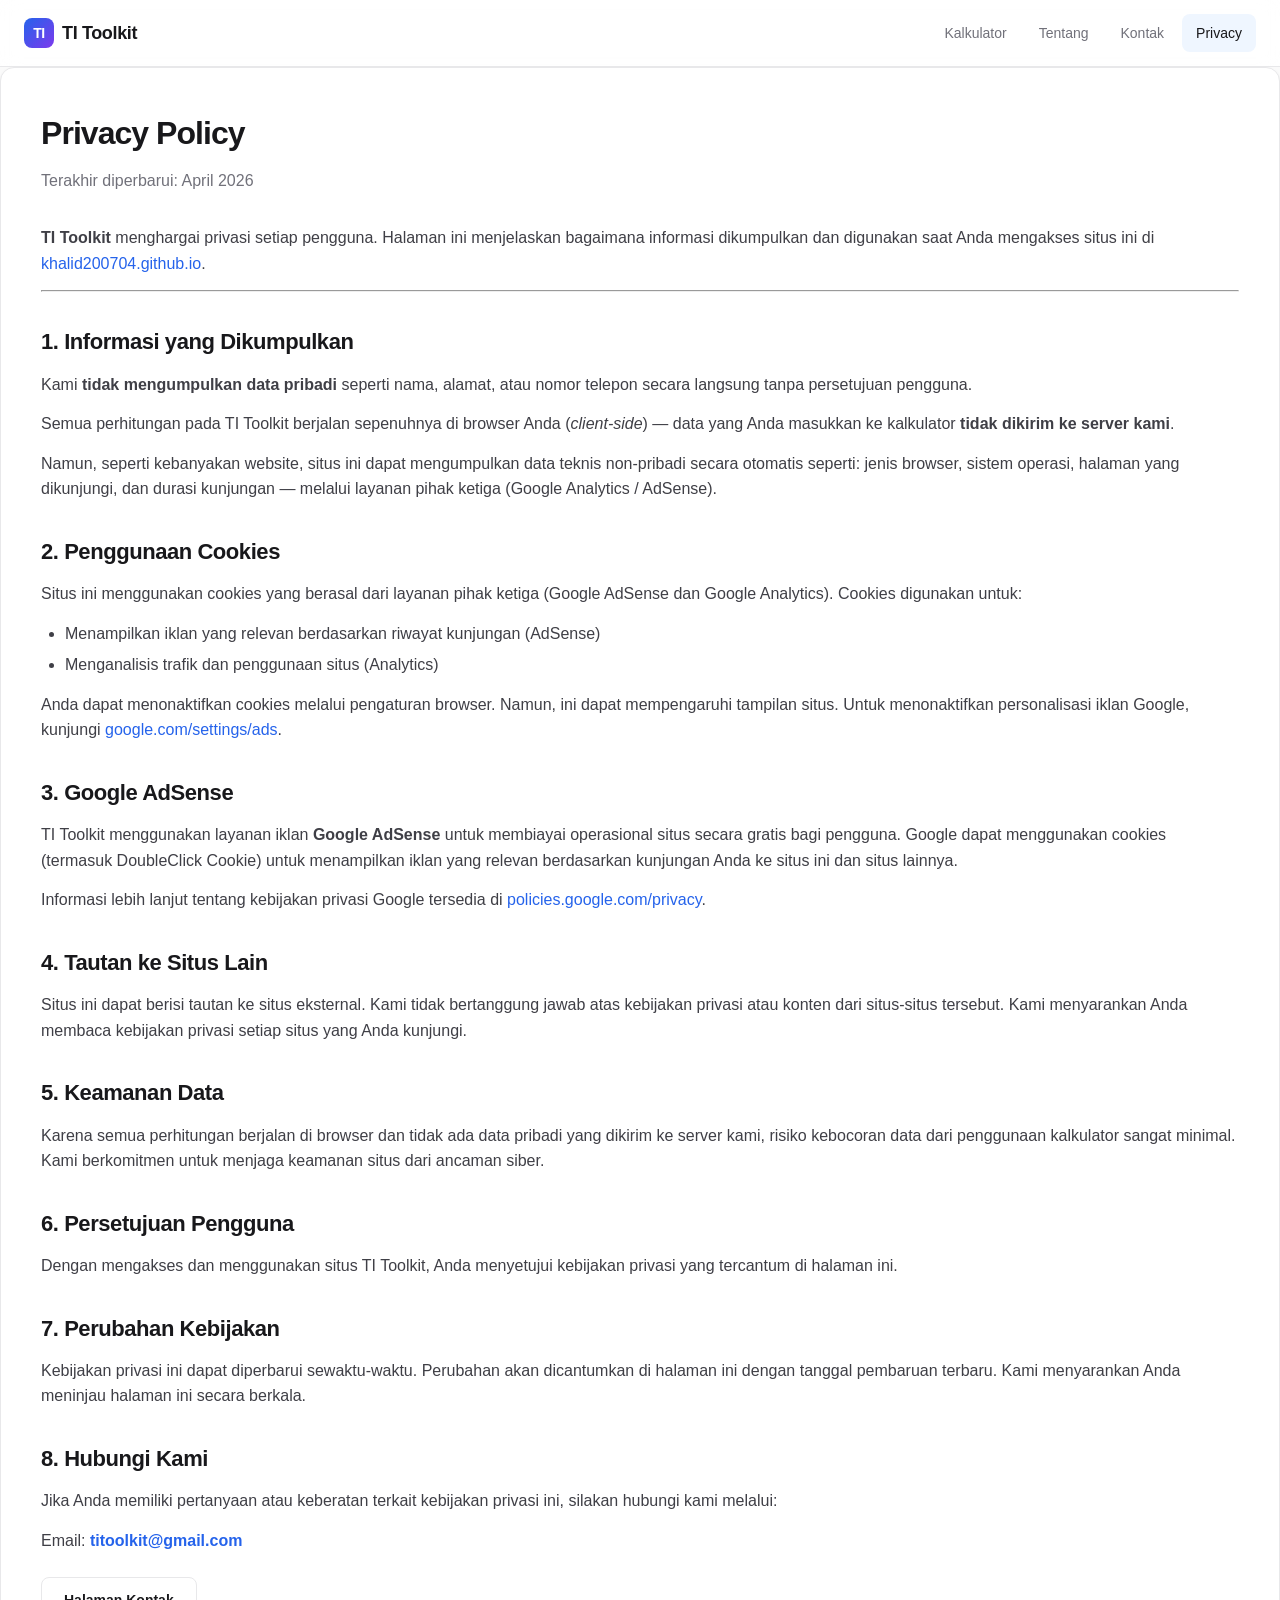
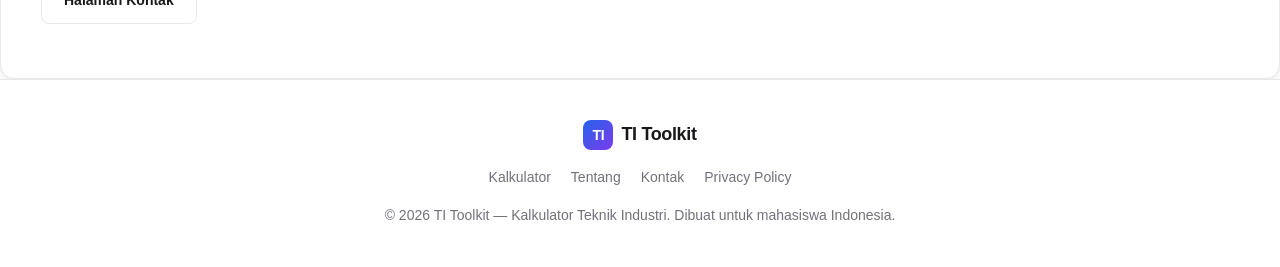
<file: privacy.html>
<!DOCTYPE html>
<html lang="id">
<head>
<meta charset="UTF-8" />
<meta name="viewport" content="width=device-width, initial-scale=1.0" />

<title>Privacy Policy – TI Toolkit Kalkulator Teknik Industri</title>
<meta name="description" content="Kebijakan privasi TI Toolkit — bagaimana data pengguna digunakan, informasi tentang cookies, Google AdSense, dan hak pengguna." />
<meta name="keywords" content="privacy policy TI Toolkit, kebijakan privasi kalkulator teknik industri" />
<meta name="author" content="TI Toolkit" />
<meta name="robots" content="index, follow" />
<link rel="canonical" href="https://khalid200704.github.io/privacy.html" />

<!-- Open Graph -->
<meta property="og:type" content="website" />
<meta property="og:url" content="https://khalid200704.github.io/privacy.html" />
<meta property="og:title" content="Privacy Policy – TI Toolkit" />
<meta property="og:description" content="Kebijakan privasi TI Toolkit — informasi penggunaan data, cookies, dan Google AdSense." />
<meta property="og:image" content="https://khalid200704.github.io/og-image.png" />
<meta property="og:locale" content="id_ID" />
<meta property="og:site_name" content="TI Toolkit" />

<!-- Twitter Card -->
<meta name="twitter:card" content="summary_large_image" />
<meta name="twitter:title" content="Privacy Policy – TI Toolkit" />
<meta name="twitter:description" content="Kebijakan privasi TI Toolkit." />
<meta name="twitter:image" content="https://khalid200704.github.io/og-image.png" />

<!-- Favicon -->
<link rel="icon" type="image/svg+xml" href="data:image/svg+xml,%3Csvg xmlns='http://www.w3.org/2000/svg' viewBox='0 0 32 32'%3E%3Crect width='32' height='32' rx='7' fill='%232563eb'/%3E%3Ctext x='16' y='22' font-family='Arial,sans-serif' font-size='15' font-weight='800' fill='white' text-anchor='middle'%3ETI%3C/text%3E%3C/svg%3E" />

<link rel="stylesheet" href="styles.css" />

<link rel="preconnect" href="https://pagead2.googlesyndication.com" crossorigin />
<script async src="https://pagead2.googlesyndication.com/pagead/js/adsbygoogle.js?client=ca-pub-8688855167346136" crossorigin="anonymous"></script>

<script type="application/ld+json">
{
  "@context": "https://schema.org",
  "@type": "BreadcrumbList",
  "itemListElement": [
    { "@type": "ListItem", "position": 1, "name": "Beranda", "item": "https://khalid200704.github.io/" },
    { "@type": "ListItem", "position": 2, "name": "Privacy Policy", "item": "https://khalid200704.github.io/privacy.html" }
  ]
}
</script>
</head>
<body>

<header>
  <nav class="nav" aria-label="Navigasi utama">
    <a href="index.html" class="logo" aria-label="TI Toolkit - Beranda">
      <span class="logo-mark">TI</span>
      <span>TI Toolkit</span>
    </a>
    <div class="nav-links">
      <a href="index.html">Kalkulator</a>
      <a href="about.html">Tentang</a>
      <a href="contact.html">Kontak</a>
      <a href="privacy.html" class="active">Privacy</a>
    </div>
  </nav>
</header>

<div class="page-container">
  <main class="content-page">

    <h1>Privacy Policy</h1>
    <p class="subtitle">Terakhir diperbarui: April 2026</p>

    <p><strong>TI Toolkit</strong> menghargai privasi setiap pengguna. Halaman ini menjelaskan bagaimana informasi dikumpulkan dan digunakan saat Anda mengakses situs ini di <a href="https://khalid200704.github.io">khalid200704.github.io</a>.</p>

    <hr class="divider">

    <h2>1. Informasi yang Dikumpulkan</h2>
    <p>Kami <strong>tidak mengumpulkan data pribadi</strong> seperti nama, alamat, atau nomor telepon secara langsung tanpa persetujuan pengguna.</p>
    <p>Semua perhitungan pada TI Toolkit berjalan sepenuhnya di browser Anda (<em>client-side</em>) — data yang Anda masukkan ke kalkulator <strong>tidak dikirim ke server kami</strong>.</p>
    <p>Namun, seperti kebanyakan website, situs ini dapat mengumpulkan data teknis non-pribadi secara otomatis seperti: jenis browser, sistem operasi, halaman yang dikunjungi, dan durasi kunjungan — melalui layanan pihak ketiga (Google Analytics / AdSense).</p>

    <h2>2. Penggunaan Cookies</h2>
    <p>Situs ini menggunakan cookies yang berasal dari layanan pihak ketiga (Google AdSense dan Google Analytics). Cookies digunakan untuk:</p>
    <ul>
      <li>Menampilkan iklan yang relevan berdasarkan riwayat kunjungan (AdSense)</li>
      <li>Menganalisis trafik dan penggunaan situs (Analytics)</li>
    </ul>
    <p>Anda dapat menonaktifkan cookies melalui pengaturan browser. Namun, ini dapat mempengaruhi tampilan situs. Untuk menonaktifkan personalisasi iklan Google, kunjungi <a href="https://www.google.com/settings/ads" rel="noopener">google.com/settings/ads</a>.</p>

    <h2>3. Google AdSense</h2>
    <p>TI Toolkit menggunakan layanan iklan <strong>Google AdSense</strong> untuk membiayai operasional situs secara gratis bagi pengguna. Google dapat menggunakan cookies (termasuk DoubleClick Cookie) untuk menampilkan iklan yang relevan berdasarkan kunjungan Anda ke situs ini dan situs lainnya.</p>
    <p>Informasi lebih lanjut tentang kebijakan privasi Google tersedia di <a href="https://policies.google.com/privacy" rel="noopener">policies.google.com/privacy</a>.</p>

    <h2>4. Tautan ke Situs Lain</h2>
    <p>Situs ini dapat berisi tautan ke situs eksternal. Kami tidak bertanggung jawab atas kebijakan privasi atau konten dari situs-situs tersebut. Kami menyarankan Anda membaca kebijakan privasi setiap situs yang Anda kunjungi.</p>

    <h2>5. Keamanan Data</h2>
    <p>Karena semua perhitungan berjalan di browser dan tidak ada data pribadi yang dikirim ke server kami, risiko kebocoran data dari penggunaan kalkulator sangat minimal. Kami berkomitmen untuk menjaga keamanan situs dari ancaman siber.</p>

    <h2>6. Persetujuan Pengguna</h2>
    <p>Dengan mengakses dan menggunakan situs TI Toolkit, Anda menyetujui kebijakan privasi yang tercantum di halaman ini.</p>

    <h2>7. Perubahan Kebijakan</h2>
    <p>Kebijakan privasi ini dapat diperbarui sewaktu-waktu. Perubahan akan dicantumkan di halaman ini dengan tanggal pembaruan terbaru. Kami menyarankan Anda meninjau halaman ini secara berkala.</p>

    <h2>8. Hubungi Kami</h2>
    <p>Jika Anda memiliki pertanyaan atau keberatan terkait kebijakan privasi ini, silakan hubungi kami melalui:</p>
    <p>Email: <a href="mailto:titoolkit@gmail.com"><strong>titoolkit@gmail.com</strong></a></p>
    <p style="margin-top:24px;"><a href="contact.html" class="btn btn-secondary">Halaman Kontak</a></p>

  </main>
</div>

<footer>
  <div class="logo"><span class="logo-mark">TI</span> <span>TI Toolkit</span></div>
  <div class="footer-links">
    <a href="index.html">Kalkulator</a>
    <a href="about.html">Tentang</a>
    <a href="contact.html">Kontak</a>
    <a href="privacy.html">Privacy Policy</a>
  </div>
  <p>&copy; 2026 TI Toolkit — Kalkulator Teknik Industri. Dibuat untuk mahasiswa Indonesia.</p>
</footer>

</body>
</html>
</file>
<file: styles.css>
/* TI Toolkit - Shared Styles */
:root {
  --bg: #fafafa;
  --surface: #ffffff;
  --border: #e8e8ea;
  --text: #18181b;
  --text-muted: #71717a;
  --primary: #2563eb;
  --primary-hover: #1d4ed8;
  --primary-light: #eff6ff;
  --success: #10b981;
  --warning: #f59e0b;
  --radius: 10px;
  --shadow: 0 1px 3px rgba(0,0,0,0.04), 0 1px 2px rgba(0,0,0,0.02);
  --shadow-lg: 0 10px 25px rgba(0,0,0,0.06), 0 4px 10px rgba(0,0,0,0.03);
}

* { box-sizing: border-box; margin: 0; padding: 0; }
html { scroll-behavior: smooth; }
body {
  font-family: -apple-system, BlinkMacSystemFont, 'Segoe UI', 'Inter', Roboto, sans-serif;
  background: var(--bg);
  color: var(--text);
  line-height: 1.6;
  -webkit-font-smoothing: antialiased;
}

a { color: var(--primary); text-decoration: none; }
a:hover { text-decoration: underline; }

/* Header */
header {
  background: rgba(255,255,255,0.85);
  border-bottom: 1px solid var(--border);
  position: sticky;
  top: 0;
  z-index: 100;
  backdrop-filter: blur(10px);
}
.nav {
  max-width: 1280px;
  margin: 0 auto;
  padding: 14px 24px;
  display: flex;
  align-items: center;
  justify-content: space-between;
  gap: 16px;
  flex-wrap: wrap;
}
.logo {
  font-weight: 700;
  font-size: 18px;
  letter-spacing: -0.02em;
  display: flex;
  align-items: center;
  gap: 8px;
  color: var(--text);
}
.logo:hover { text-decoration: none; }
.logo-mark {
  width: 30px; height: 30px;
  background: linear-gradient(135deg, var(--primary) 0%, #7c3aed 100%);
  border-radius: 8px;
  display: inline-flex;
  align-items: center;
  justify-content: center;
  color: white;
  font-size: 14px;
  font-weight: 800;
}
.nav-links { display: flex; gap: 4px; flex-wrap: wrap; }
.nav-links a {
  color: var(--text-muted);
  padding: 8px 14px;
  border-radius: 8px;
  font-size: 14px;
  font-weight: 500;
  transition: all 0.15s;
}
.nav-links a:hover { background: var(--bg); color: var(--text); text-decoration: none; }
.nav-links a.active { color: var(--text); background: var(--primary-light); }

/* Hero */
.hero {
  padding: 64px 24px 48px;
  text-align: center;
  max-width: 900px;
  margin: 0 auto;
}
.hero .badge {
  display: inline-block;
  background: var(--primary-light);
  color: var(--primary);
  padding: 4px 12px;
  border-radius: 100px;
  font-size: 13px;
  font-weight: 500;
  margin-bottom: 16px;
}
.hero h1 {
  font-size: clamp(32px, 5vw, 48px);
  font-weight: 800;
  letter-spacing: -0.03em;
  line-height: 1.1;
  margin-bottom: 16px;
}
.hero h1 span {
  background: linear-gradient(135deg, var(--primary) 0%, #7c3aed 100%);
  -webkit-background-clip: text;
  background-clip: text;
  -webkit-text-fill-color: transparent;
}
.hero p {
  font-size: 18px;
  color: var(--text-muted);
  max-width: 640px;
  margin: 0 auto;
}
.hero.small { padding: 48px 24px 24px; }
.hero.small h1 { font-size: clamp(28px, 4vw, 38px); }

/* Container */
.container {
  max-width: 1280px;
  margin: 0 auto;
  padding: 0 24px 64px;
}
.container.narrow { max-width: 820px; }

/* Ad slots */
.ad-slot {
  background: var(--surface);
  border: 1px dashed var(--border);
  border-radius: var(--radius);
  padding: 20px;
  margin: 24px 0;
  text-align: center;
  color: var(--text-muted);
  font-size: 13px;
}
.ad-slot.ad-horizontal { min-height: 100px; display: flex; align-items: center; justify-content: center; }
.ad-slot.ad-inline { min-height: 90px; display: flex; align-items: center; justify-content: center; }

/* Tabs / Calculator grid */
.calc-nav {
  display: flex;
  flex-wrap: wrap;
  gap: 8px;
  margin: 24px 0 32px;
  padding: 8px;
  background: var(--surface);
  border: 1px solid var(--border);
  border-radius: 14px;
  box-shadow: var(--shadow);
}
.calc-nav button {
  background: transparent;
  border: none;
  padding: 10px 16px;
  border-radius: 10px;
  cursor: pointer;
  font-size: 14px;
  font-weight: 500;
  color: var(--text-muted);
  transition: all 0.15s;
  font-family: inherit;
}
.calc-nav button:hover { background: var(--bg); color: var(--text); }
.calc-nav button.active {
  background: var(--text);
  color: white;
}

/* Main layout */
.layout {
  display: grid;
  grid-template-columns: 1fr 300px;
  gap: 32px;
}
@media (max-width: 980px) {
  .layout { grid-template-columns: 1fr; }
}

/* Calculator card */
.calc {
  background: var(--surface);
  border: 1px solid var(--border);
  border-radius: 14px;
  padding: 32px;
  box-shadow: var(--shadow);
  display: none;
}
.calc.active { display: block; }
.calc-header {
  display: flex;
  align-items: flex-start;
  justify-content: space-between;
  gap: 20px;
  padding-bottom: 20px;
  margin-bottom: 24px;
  border-bottom: 1px solid var(--border);
  flex-wrap: wrap;
}
.calc-header h2 {
  font-size: 22px;
  font-weight: 700;
  letter-spacing: -0.02em;
  margin-bottom: 4px;
}
.calc-header p { color: var(--text-muted); font-size: 14px; }
.formula {
  background: var(--primary-light);
  color: var(--primary);
  padding: 6px 12px;
  border-radius: 8px;
  font-family: 'SF Mono', Menlo, Consolas, monospace;
  font-size: 13px;
  font-weight: 500;
}

/* Form */
.form-grid {
  display: grid;
  grid-template-columns: repeat(auto-fit, minmax(220px, 1fr));
  gap: 16px;
  margin-bottom: 20px;
}
.field label {
  display: block;
  font-size: 13px;
  font-weight: 500;
  color: var(--text);
  margin-bottom: 6px;
}
.field label .unit {
  color: var(--text-muted);
  font-weight: 400;
  font-size: 12px;
}
.field input, .field select, .field textarea {
  width: 100%;
  padding: 10px 12px;
  border: 1px solid var(--border);
  border-radius: 8px;
  font-size: 14px;
  background: var(--surface);
  color: var(--text);
  font-family: inherit;
  transition: all 0.15s;
}
.field input:focus, .field select:focus, .field textarea:focus {
  outline: none;
  border-color: var(--primary);
  box-shadow: 0 0 0 3px var(--primary-light);
}
.field small {
  display: block;
  color: var(--text-muted);
  font-size: 12px;
  margin-top: 4px;
}
textarea { resize: vertical; font-family: 'SF Mono', Menlo, Consolas, monospace; }

/* Buttons */
.btn {
  background: var(--text);
  color: white;
  border: none;
  padding: 11px 22px;
  border-radius: 8px;
  font-size: 14px;
  font-weight: 600;
  cursor: pointer;
  font-family: inherit;
  transition: all 0.15s;
  display: inline-block;
  text-decoration: none;
}
.btn:hover { background: #000; transform: translateY(-1px); text-decoration: none; color: white; }
.btn-secondary {
  background: var(--surface);
  color: var(--text);
  border: 1px solid var(--border);
}
.btn-secondary:hover { background: var(--bg); transform: none; color: var(--text); }
.button-row { display: flex; gap: 8px; flex-wrap: wrap; margin-top: 8px; }

/* Results */
.results {
  margin-top: 24px;
  padding: 24px;
  background: linear-gradient(135deg, #f8fafc 0%, #f1f5f9 100%);
  border: 1px solid var(--border);
  border-radius: 12px;
}
.results.hidden { display: none; }
.results h3 {
  font-size: 12px;
  font-weight: 600;
  text-transform: uppercase;
  letter-spacing: 0.08em;
  color: var(--text-muted);
  margin-bottom: 12px;
}
.result-grid {
  display: grid;
  grid-template-columns: repeat(auto-fit, minmax(180px, 1fr));
  gap: 16px;
}
.result-item {
  background: var(--surface);
  padding: 16px;
  border-radius: 8px;
  border: 1px solid var(--border);
}
.result-item .label {
  font-size: 12px;
  color: var(--text-muted);
  margin-bottom: 4px;
}
.result-item .value {
  font-size: 22px;
  font-weight: 700;
  color: var(--text);
  letter-spacing: -0.02em;
}
.result-item .value.primary { color: var(--primary); }
.result-detail {
  margin-top: 16px;
  padding: 14px;
  background: var(--surface);
  border-radius: 8px;
  border: 1px solid var(--border);
  font-size: 13px;
  color: var(--text-muted);
  line-height: 1.7;
}
.result-detail strong { color: var(--text); font-weight: 600; }

/* Sidebar */
aside {
  display: flex;
  flex-direction: column;
  gap: 16px;
}
.side-card {
  background: var(--surface);
  border: 1px solid var(--border);
  border-radius: 14px;
  padding: 20px;
}
.side-card h4 {
  font-size: 13px;
  font-weight: 600;
  text-transform: uppercase;
  letter-spacing: 0.06em;
  color: var(--text-muted);
  margin-bottom: 12px;
}
.side-card ul { list-style: none; }
.side-card li a {
  display: block;
  padding: 8px 10px;
  border-radius: 6px;
  color: var(--text);
  font-size: 14px;
  margin: 0 -10px;
}
.side-card li a:hover { background: var(--bg); text-decoration: none; }

/* Content pages (about, privacy, contact) */
.content-page {
  background: var(--surface);
  border: 1px solid var(--border);
  border-radius: 14px;
  padding: 40px;
  box-shadow: var(--shadow);
}
.content-page h1 {
  font-size: 32px;
  font-weight: 800;
  letter-spacing: -0.03em;
  margin-bottom: 8px;
}
.content-page .subtitle {
  color: var(--text-muted);
  margin-bottom: 32px;
  font-size: 16px;
}
.content-page h2 {
  font-size: 22px;
  font-weight: 700;
  letter-spacing: -0.02em;
  margin: 32px 0 12px;
}
.content-page h3 {
  font-size: 17px;
  font-weight: 600;
  margin: 24px 0 8px;
}
.content-page p, .content-page ul, .content-page ol {
  color: #3f3f46;
  margin-bottom: 14px;
}
.content-page ul, .content-page ol { padding-left: 24px; }
.content-page li { margin-bottom: 6px; }
.content-page .meta-info {
  padding: 16px;
  background: var(--primary-light);
  border-radius: 8px;
  margin-bottom: 24px;
  font-size: 14px;
  color: var(--primary);
}
.content-page .feature-grid {
  display: grid;
  grid-template-columns: repeat(auto-fit, minmax(220px, 1fr));
  gap: 16px;
  margin: 20px 0;
}
.content-page .feature-card {
  padding: 18px;
  border: 1px solid var(--border);
  border-radius: 10px;
  background: var(--bg);
}
.content-page .feature-card h3 {
  font-size: 15px;
  margin: 0 0 6px;
  color: var(--primary);
}
.content-page .feature-card p {
  font-size: 13px;
  color: var(--text-muted);
  margin: 0;
}

/* Footer */
footer {
  border-top: 1px solid var(--border);
  padding: 40px 24px;
  text-align: center;
  color: var(--text-muted);
  font-size: 14px;
  background: var(--surface);
}
footer .logo { justify-content: center; margin-bottom: 12px; }
footer .footer-links {
  display: flex;
  gap: 20px;
  justify-content: center;
  flex-wrap: wrap;
  margin: 16px 0;
}
footer .footer-links a {
  color: var(--text-muted);
  font-size: 14px;
}
footer .footer-links a:hover { color: var(--text); }

table.data-table {
  width: 100%;
  border-collapse: collapse;
  margin-top: 12px;
  font-size: 13px;
}
table.data-table th, table.data-table td {
  padding: 8px 10px;
  border: 1px solid var(--border);
  text-align: left;
}
table.data-table th {
  background: var(--bg);
  font-weight: 600;
  font-size: 12px;
  color: var(--text-muted);
  text-transform: uppercase;
  letter-spacing: 0.04em;
}

.error { color: #dc2626; font-size: 13px; margin-top: 8px; }

/* Form elements for contact */
.form-message {
  padding: 12px 16px;
  border-radius: 8px;
  margin-top: 16px;
  font-size: 14px;
  display: none;
}
.form-message.success { background: #dcfce7; color: #166534; display: block; }
.form-message.error { background: #fee2e2; color: #991b1b; display: block; }
</file>
